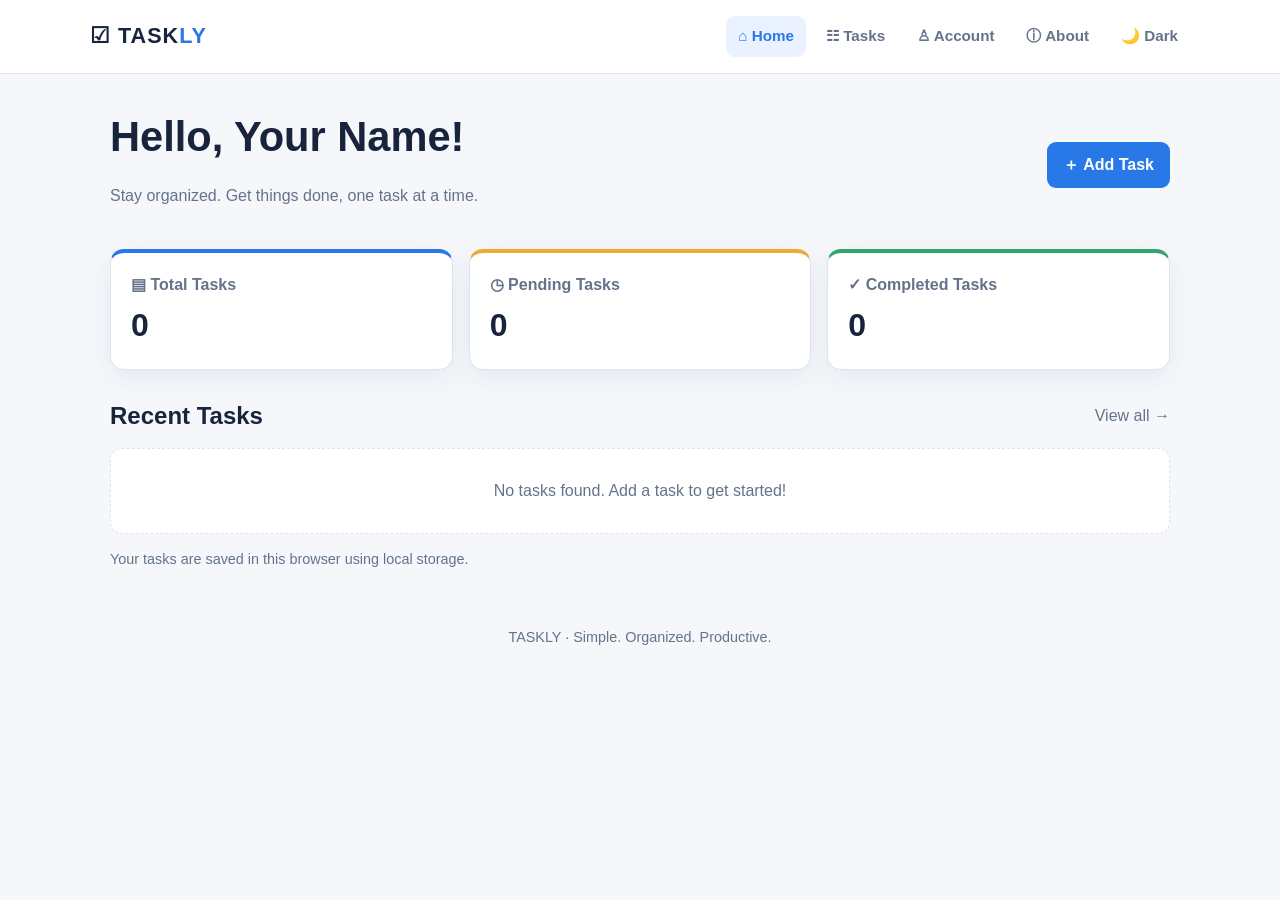
<file: index.html>
<!doctype html>
<html lang="en">

<head>
    <meta charset="utf-8">
    <meta name="viewport" content="width=device-width,initial-scale=1">
    <title>TASKLY | Dashboard</title>
    <link rel="stylesheet" href="style.css">
    <script defer src="script.js"></script>
</head>

<body>
    <header class="topbar"><a class="brand" href="index.html">☑ TASK<span>LY</span></a>
        <nav><a class="active" href="index.html">⌂ Home</a><a href="tasks.html">☷ Tasks</a><a href="account.html">♙
                Account</a><a href="about.html">ⓘ About</a><button class="theme-btn" aria-label="Toggle theme">🌙
                Dark</button></nav>
    </header>
    <main class="container">
        <section class="welcome">
            <div>
                <h1>Hello, <span data-user-name></span>!</h1>
                <p class="muted">Stay organized. Get things done, one task at a time.</p>
            </div><a class="btn" id="dashboard-add" href="add-task.html">＋ Add Task</a>
        </section>
        <section class="stats">
            <div class="stat">
                <div class="label">▤ Total Tasks</div>
                <div class="number" data-count="total">0</div>
            </div>
            <div class="stat">
                <div class="label">◷ Pending Tasks</div>
                <div class="number" data-count="pending">0</div>
            </div>
            <div class="stat">
                <div class="label">✓ Completed Tasks</div>
                <div class="number" data-count="completed">0</div>
            </div>
        </section>
        <div class="section-head">
            <h2>Recent Tasks</h2><a href="tasks.html" class="muted">View all →</a>
        </div>
        <div id="recent-list" class="task-list"></div>
        <p class="muted small">Your tasks are saved in this browser using local storage.</p>
    </main>
    <footer class="footer">TASKLY · Simple. Organized. Productive.</footer>
</body>

</html>
</file>
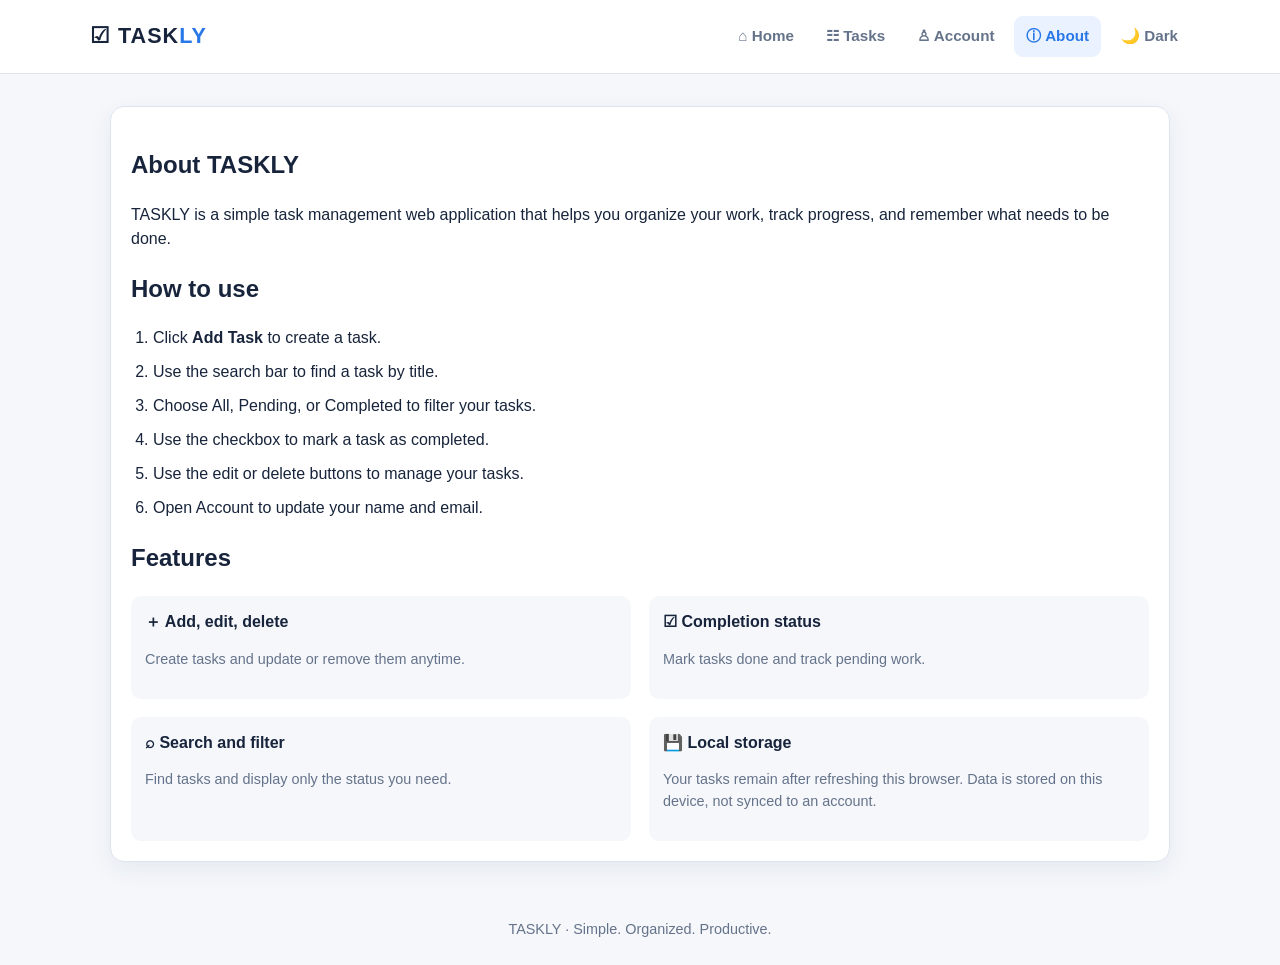
<file: about.html>
<!doctype html>
<html lang="en">

<head>
    <meta charset="utf-8">
    <meta name="viewport" content="width=device-width,initial-scale=1">
    <title>TASKLY | About</title>
    <link rel="stylesheet" href="style.css">
    <script defer src="script.js"></script>
</head>

<body>
    <header class="topbar"><a class="brand" href="index.html">☑ TASK<span>LY</span></a>
        <nav><a href="index.html">⌂ Home</a><a href="tasks.html">☷ Tasks</a><a href="account.html">♙ Account</a><a
                class="active" href="about.html">ⓘ About</a><button class="theme-btn" aria-label="Toggle theme">🌙
                Dark</button></nav>
    </header>
    <main class="container">
        <section class="panel">
            <h1>About TASKLY</h1>
            <p>TASKLY is a simple task management web application that helps you organize your work, track progress, and
                remember what needs to be done.</p>
            <h2>How to use</h2>
            <ol class="steps">
                <li>Click <strong>Add Task</strong> to create a task.</li>
                <li>Use the search bar to find a task by title.</li>
                <li>Choose All, Pending, or Completed to filter your tasks.</li>
                <li>Use the checkbox to mark a task as completed.</li>
                <li>Use the edit or delete buttons to manage your tasks.</li>
                <li>Open Account to update your name and email.</li>
            </ol>
            <h2>Features</h2>
            <div class="two-col">
                <div class="info-item"><strong>＋ Add, edit, delete</strong>
                    <p class="muted small">Create tasks and update or remove them anytime.</p>
                </div>
                <div class="info-item"><strong>☑ Completion status</strong>
                    <p class="muted small">Mark tasks done and track pending work.</p>
                </div>
                <div class="info-item"><strong>⌕ Search and filter</strong>
                    <p class="muted small">Find tasks and display only the status you need.</p>
                </div>
                <div class="info-item"><strong>💾 Local storage</strong>
                    <p class="muted small">Your tasks remain after refreshing this browser. Data is stored on this
                        device, not synced to an account.</p>
                </div>
            </div>
        </section>
    </main>
    <footer class="footer">TASKLY · Simple. Organized. Productive.</footer>
</body>

</html>
</file>
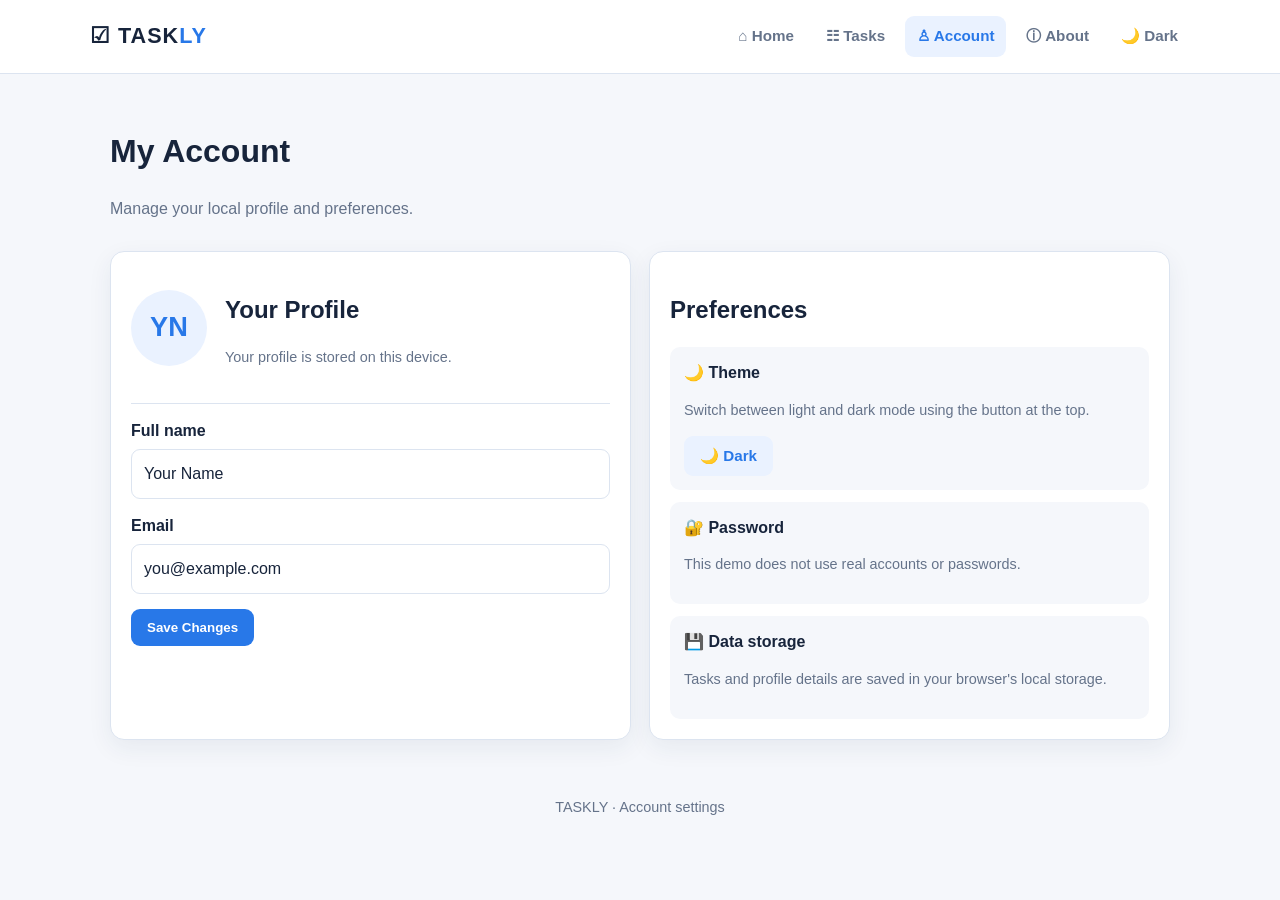
<file: account.html>
<!doctype html>
<html lang="en">

<head>
    <meta charset="utf-8">
    <meta name="viewport" content="width=device-width,initial-scale=1">
    <title>TASKLY | Account</title>
    <link rel="stylesheet" href="style.css">
    <script defer src="script.js"></script>
</head>

<body>
    <header class="topbar"><a class="brand" href="index.html">☑ TASK<span>LY</span></a>
        <nav><a href="index.html">⌂ Home</a><a href="tasks.html">☷ Tasks</a><a class="active" href="account.html">♙
                Account</a><a href="about.html">ⓘ About</a><button class="theme-btn" aria-label="Toggle theme">🌙
                Dark</button></nav>
    </header>
    <main class="container">
        <div class="section-head">
            <div>
                <h1>My Account</h1>
                <p class="muted">Manage your local profile and preferences.</p>
            </div>
        </div>
        <div class="two-col">
            <section class="panel">
                <div class="profile-top">
                    <div class="avatar" id="profile-initials">YN</div>
                    <div>
                        <h2 id="account-name">Profile</h2>
                        <p class="muted small">Your profile is stored on this device.</p>
                    </div>
                </div>
                <form id="profile-form">
                    <div class="field"><label for="profile-name">Full name</label><input id="profile-name" required
                            maxlength="80"></div>
                    <div class="field"><label for="profile-email">Email</label><input id="profile-email" type="email"
                            required maxlength="120"></div><button class="btn" type="submit">Save Changes</button>
                    <div id="toast" class="toast" role="status"></div>
                </form>
            </section>
            <section class="panel">
                <h2>Preferences</h2>
                <div class="info-list">
                    <div class="info-item"><strong>🌙 Theme</strong>
                        <p class="muted small">Switch between light and dark mode using the button at the top.</p>
                        <button class="btn secondary theme-btn" type="button">🌙 Dark</button>
                    </div>
                    <div class="info-item"><strong>🔐 Password</strong>
                        <p class="muted small">This demo does not use real accounts or passwords.</p>
                    </div>
                    <div class="info-item"><strong>💾 Data storage</strong>
                        <p class="muted small">Tasks and profile details are saved in your browser's local storage.</p>
                    </div>
                </div>
            </section>
        </div>
    </main>
    <footer class="footer">TASKLY · Account settings</footer>
    <script>document.addEventListener('DOMContentLoaded', () => { const p = JSON.parse(localStorage.getItem('taskly_profile_v1') || '{}'); const h = document.getElementById('account-name'); if (h) h.textContent = p.name || 'Your Profile'; document.getElementById('profile-form')?.addEventListener('submit', () => { setTimeout(() => { const p = JSON.parse(localStorage.getItem('taskly_profile_v1') || '{}'); document.getElementById('account-name').textContent = p.name || 'Your Profile' }, 0) }) })</script>
</body>

</html>
</file>
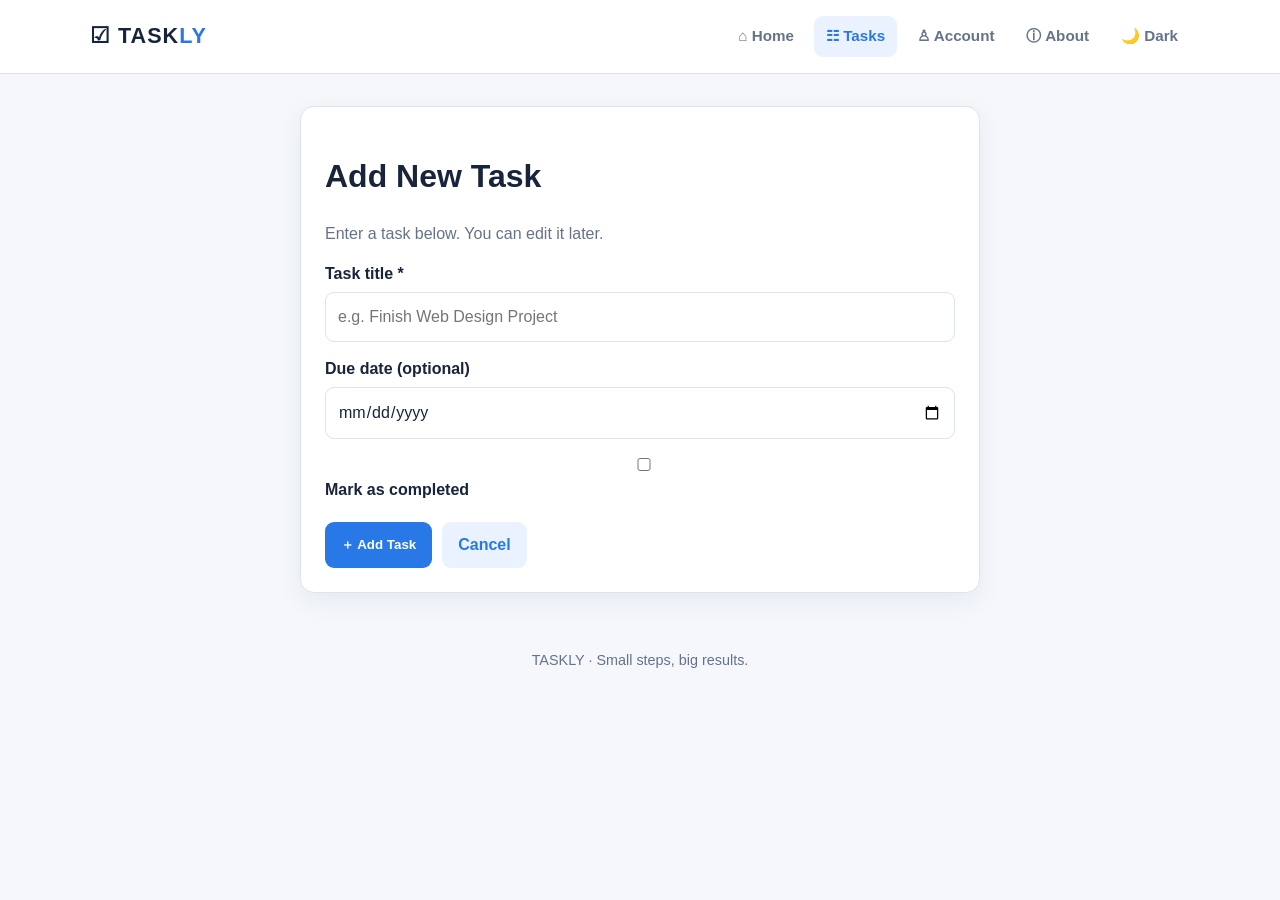
<file: add-task.html>
<!doctype html>
<html lang="en">

<head>
    <meta charset="utf-8">
    <meta name="viewport" content="width=device-width,initial-scale=1">
    <title>TASKLY | Add Task</title>
    <link rel="stylesheet" href="style.css">
    <script defer src="script.js"></script>
</head>

<body>
    <header class="topbar"><a class="brand" href="index.html">☑ TASK<span>LY</span></a>
        <nav><a href="index.html">⌂ Home</a><a class="active" href="tasks.html">☷ Tasks</a><a href="account.html">♙
                Account</a><a href="about.html">ⓘ About</a><button class="theme-btn" aria-label="Toggle theme">🌙
                Dark</button></nav>
    </header>
    <main class="container">
        <form id="task-form" class="form-card">
            <h1 id="form-heading">Add New Task</h1>
            <p class="muted">Enter a task below. You can edit it later.</p>
            <div class="field"><label for="task-title">Task title *</label><input id="task-title" name="title" required
                    maxlength="120" placeholder="e.g. Finish Web Design Project"></div>
            <div class="field"><label for="task-due">Due date (optional)</label><input id="task-due" name="due"
                    type="date"></div>
            <div class="field"><label><input id="task-completed" type="checkbox"> Mark as completed</label></div>
            <div class="form-actions"><button class="btn" id="save-task" type="submit">＋ Add Task</button><a
                    class="btn secondary" href="tasks.html">Cancel</a></div>
        </form>
    </main>
    <footer class="footer">TASKLY · Small steps, big results.</footer>
</body>

</html>
</file>
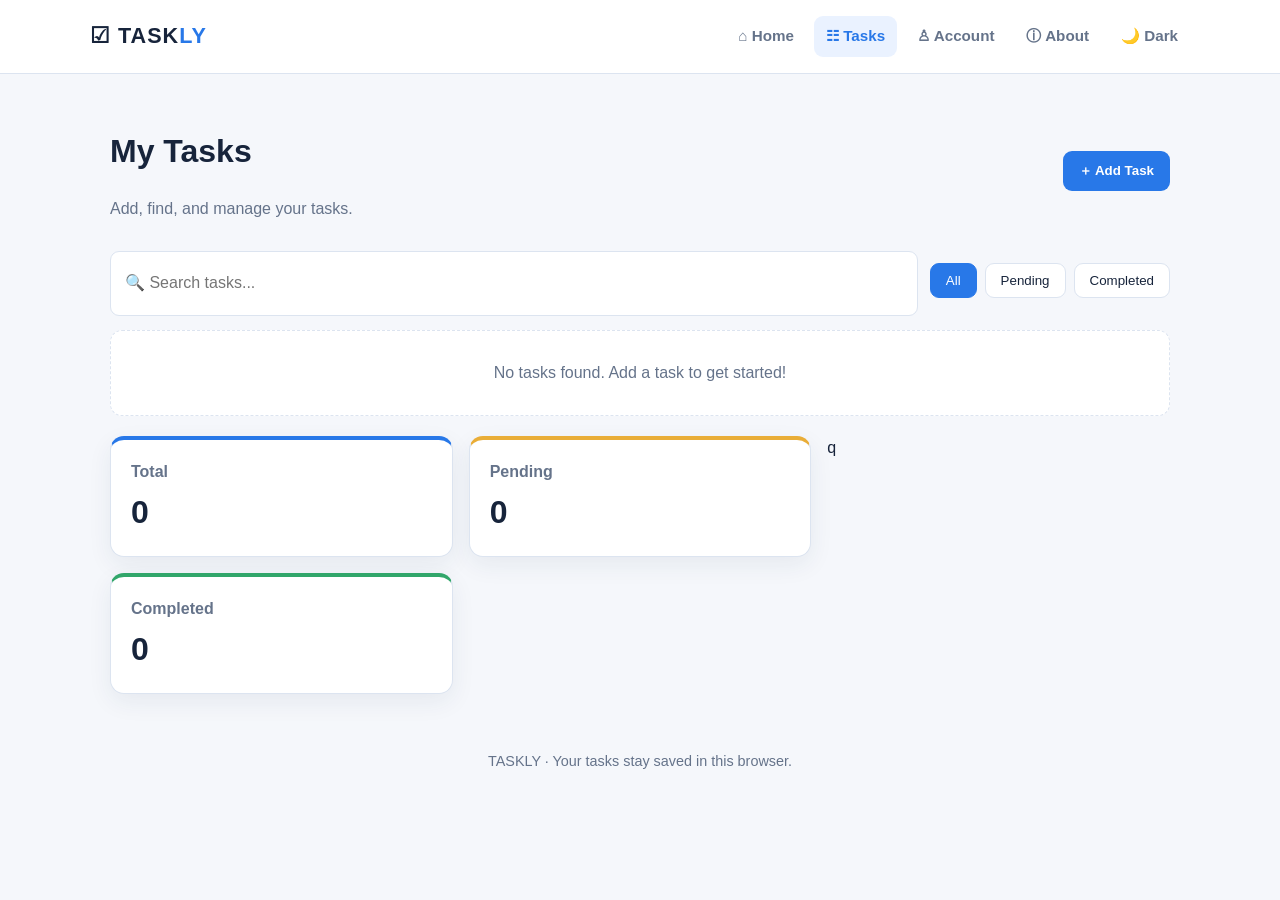
<file: tasks.html>
<!doctype html>
<html lang="en">

<head>
    <meta charset="utf-8">
    <meta name="viewport" content="width=device-width,initial-scale=1">
    <title>TASKLY | Tasks</title>
    <link rel="stylesheet" href="style.css">
    <script defer src="script.js"></script>
</head>

<body>
    <header class="topbar"><a class="brand" href="index.html">☑ TASK<span>LY</span></a>
        <nav><a href="index.html">⌂ Home</a><a class="active" href="tasks.html">☷ Tasks</a><a href="account.html">♙
                Account</a><a href="about.html">ⓘ About</a><button class="theme-btn" aria-label="Toggle theme">🌙
                Dark</button></nav>
    </header>
    <main class="container">
        <div class="section-head">
            <div>
                <h1>My Tasks</h1>
                <p class="muted">Add, find, and manage your tasks.</p>
            </div><button class="btn" id="add-task-btn">＋ Add Task</button>
        </div>
        <div class="task-tools"><input id="task-search" class="search" type="search" placeholder="🔍 Search tasks..."
                aria-label="Search tasks">
            <div class="filters"><button class="filter-btn active" data-filter="all">All</button><button
                    class="filter-btn" data-filter="pending">Pending</button><button class="filter-btn"
                    data-filter="completed">Completed</button></div>
        </div>
        <div id="task-list" class="task-list"></div>
        <section class="stats">
            <div class="stat">
                <div class="label">Total</div>
                <div class="number" data-count="total">0</div>
            </div>
            <div class="stat">
                <div class="label">Pending</div>
                <div class="number" data-count="pending">0</div>
            </div>q
            <div class="stat">
                <div class="label">Completed</div>
                <div class="number" data-count="completed">0</div>
            </div>
        </section>
    </main>
    <footer class="footer">TASKLY · Your tasks stay saved in this browser.</footer>
</body>

</html>
</file>
<file: style.css>
:root {
  --bg: #f5f7fb;
  --panel: #fff;
  --text: #17243b;
  --muted: #65738a;
  --line: #dce4f0;
  --blue: #2878e8;
  --blue2: #eaf2ff;
  --green: #dff7e9;
  --yellow: #fff1cc;
  --shadow: 0 8px 24px rgba(30, 55, 90, .07)
}

* {
  box-sizing: border-box
}

body {
  margin: 0;
  font-family: Arial, Helvetica, sans-serif;
  background: var(--bg);
  color: var(--text);
  line-height: 1.5
}

body.dark {
  --bg: #111827;
  --panel: #1f2937;
  --text: #f3f4f6;
  --muted: #aab6c8;
  --line: #374151;
  --blue: #60a5fa;
  --blue2: #233955;
  --green: #164b35;
  --yellow: #59451b;
  --shadow: 0 8px 24px rgba(0, 0, 0, .2)
}

a {
  color: inherit;
  text-decoration: none
}

.topbar {
  background: var(--panel);
  border-bottom: 1px solid var(--line);
  display: flex;
  align-items: center;
  justify-content: space-between;
  padding: 16px max(20px, calc((100% - 1100px)/2));
  gap: 20px;
  position: sticky;
  top: 0;
  z-index: 2
}

.brand {
  font-size: 1.35rem;
  font-weight: 800;
  letter-spacing: 1px
}

.brand span {
  color: var(--blue)
}

nav {
  display: flex;
  gap: 8px;
  align-items: center;
  flex-wrap: wrap
}

nav a,
.theme-btn {
  padding: 9px 12px;
  border-radius: 9px;
  color: var(--muted);
  font-weight: 600;
  border: 0;
  background: transparent;
  cursor: pointer;
  font-size: .95rem
}

nav a.active,
nav a:hover,
.theme-btn:hover {
  background: var(--blue2);
  color: var(--blue)
}

.container {
  max-width: 1100px;
  margin: 32px auto;
  padding: 0 20px
}

.welcome {
  display: flex;
  align-items: center;
  justify-content: space-between;
  gap: 20px;
  margin-bottom: 25px
}

.welcome h1 {
  font-size: clamp(1.8rem, 4vw, 2.6rem);
  margin: 0 0 5px
}

.muted {
  color: var(--muted)
}

.btn {
  display: inline-flex;
  align-items: center;
  justify-content: center;
  gap: 8px;
  background: var(--blue);
  color: white;
  border: 0;
  padding: 11px 16px;
  border-radius: 9px;
  font-weight: 700;
  cursor: pointer
}

.btn:hover {
  filter: brightness(.95)
}

.btn.secondary {
  background: var(--blue2);
  color: var(--blue)
}

.btn.danger {
  background: #dc4c4c
}

.stats {
  display: grid;
  grid-template-columns: repeat(3, 1fr);
  gap: 16px;
  margin: 20px 0 28px
}

.stat,
.panel,
.task-row,
.form-card {
  background: var(--panel);
  border: 1px solid var(--line);
  border-radius: 14px;
  box-shadow: var(--shadow)
}

.stat {
  padding: 20px
}

.stat .label {
  color: var(--muted);
  font-weight: 600
}

.stat .number {
  font-size: 2rem;
  font-weight: 800;
  margin-top: 4px
}

.stat:nth-child(1) {
  border-top: 4px solid var(--blue)
}

.stat:nth-child(2) {
  border-top: 4px solid #e9ad37
}

.stat:nth-child(3) {
  border-top: 4px solid #31a66a
}

.section-head {
  display: flex;
  align-items: center;
  justify-content: space-between;
  gap: 12px;
  margin: 24px 0 14px
}

.section-head h2 {
  margin: 0
}

.panel {
  padding: 20px
}

.task-tools {
  display: grid;
  grid-template-columns: 1fr auto;
  gap: 12px;
  margin-bottom: 14px
}

.search {
  width: 100%;
  padding: 12px 14px;
  border: 1px solid var(--line);
  background: var(--panel);
  color: var(--text);
  border-radius: 9px;
  font-size: 1rem
}

.filters {
  display: flex;
  gap: 8px;
  flex-wrap: wrap;
  margin: 12px 0 18px
}

.filter-btn {
  padding: 9px 15px;
  border: 1px solid var(--line);
  background: var(--panel);
  color: var(--text);
  border-radius: 9px;
  cursor: pointer
}

.filter-btn.active {
  background: var(--blue);
  color: #fff;
  border-color: var(--blue)
}

.task-list {
  display: grid;
  gap: 10px
}

.task-row {
  display: flex;
  align-items: center;
  gap: 12px;
  padding: 14px
}

.task-row input[type=checkbox] {
  width: 19px;
  height: 19px;
  accent-color: var(--blue);
  flex-shrink: 0
}

.task-main {
  flex: 1;
  min-width: 0
}

.task-title {
  font-weight: 700;
  overflow-wrap: anywhere
}

.task-title.done {
  text-decoration: line-through;
  color: var(--muted)
}

.task-date {
  font-size: .82rem;
  color: var(--muted)
}

.status {
  font-size: .8rem;
  border-radius: 20px;
  padding: 5px 9px;
  background: var(--yellow);
  white-space: nowrap
}

.status.done {
  background: var(--green)
}

.task-actions {
  display: flex;
  gap: 6px
}

.icon-btn {
  border: 1px solid var(--line);
  background: var(--panel);
  color: var(--text);
  padding: 7px 9px;
  border-radius: 8px;
  cursor: pointer
}

.empty {
  padding: 30px;
  text-align: center;
  color: var(--muted);
  background: var(--panel);
  border: 1px dashed var(--line);
  border-radius: 12px
}

.form-card {
  max-width: 680px;
  margin: 0 auto;
  padding: 24px
}

.form-card h2 {
  margin-top: 0
}

.field {
  display: grid;
  gap: 6px;
  margin: 15px 0
}

.field label {
  font-weight: 700
}

.field input,
.field textarea,
.field select {
  width: 100%;
  padding: 12px;
  border: 1px solid var(--line);
  border-radius: 9px;
  background: var(--panel);
  color: var(--text);
  font: inherit
}

.field textarea {
  min-height: 110px;
  resize: vertical
}

.form-actions {
  display: flex;
  gap: 10px;
  flex-wrap: wrap;
  margin-top: 20px
}

.profile-top {
  display: flex;
  align-items: center;
  gap: 18px;
  padding-bottom: 20px;
  border-bottom: 1px solid var(--line)
}

.avatar {
  height: 76px;
  width: 76px;
  border-radius: 50%;
  display: grid;
  place-items: center;
  background: var(--blue2);
  color: var(--blue);
  font-size: 1.7rem;
  font-weight: 800
}

.two-col {
  display: grid;
  grid-template-columns: 1fr 1fr;
  gap: 18px
}

.info-list {
  display: grid;
  gap: 12px
}

.info-item {
  padding: 14px;
  background: var(--bg);
  border-radius: 10px
}

.steps {
  padding-left: 22px
}

.steps li {
  margin: 10px 0
}

.footer {
  text-align: center;
  color: var(--muted);
  font-size: .9rem;
  padding: 25px
}

.small {
  font-size: .9rem
}

.toast {
  margin: 12px 0;
  padding: 11px 14px;
  border-radius: 9px;
  background: var(--green);
  display: none
}

.toast.show {
  display: block
}

@media(max-width:700px) {
  .topbar {
    align-items: flex-start;
    flex-direction: column;
    gap: 10px;
    padding: 14px 18px
  }

  nav {
    width: 100%;
    gap: 3px
  }

  nav a,
  .theme-btn {
    padding: 8px
  }

  .container {
    margin: 22px auto;
    padding: 0 14px
  }

  .welcome {
    align-items: flex-start;
    flex-direction: column
  }

  .stats {
    gap: 9px
  }

  .stat {
    padding: 13px
  }

  .stat .number {
    font-size: 1.5rem
  }

  .task-tools {
    grid-template-columns: 1fr
  }

  .task-row {
    flex-wrap: wrap
  }

  .task-actions {
    margin-left: auto
  }

  .status {
    margin-left: auto
  }

  .two-col {
    grid-template-columns: 1fr
  }

  .panel,
  .form-card {
    padding: 16px
  }
}


/* Smooth interface animations */
@keyframes tasklyFadeUp {
  from {
    opacity: 0;
    transform: translateY(8px);
  }

  to {
    opacity: 1;
    transform: translateY(0);
  }
}

main>*,
.panel,
.stat,
.task-card,
.form-card {
  animation: tasklyFadeUp 0.35s ease both;
}

button,
.btn,
nav a,
.stat,
.task-card {
  transition: transform 0.18s ease, box-shadow 0.18s ease, background-color 0.18s ease;
}

button:hover,
.btn:hover {
  transform: translateY(-1px);
}

@media (prefers-reduced-motion: reduce) {

  *,
  *::before,
  *::after {
    animation-duration: 0.01ms !important;
    transition-duration: 0.01ms !important;
    scroll-behavior: auto !important;
  }
}

/* Smooth page transition */
@keyframes pageFadeIn {
    from {
        opacity: 0;
        transform: translateY(8px);
    }

    to {
        opacity: 1;
        transform: translateY(0);
    }
}

body {
    animation: pageFadeIn 0.45s ease-out;
}

/* Smooth hover transitions */
a,
button,
.btn,
.panel,
.stat {
    transition:
        color 0.25s ease,
        background-color 0.25s ease,
        border-color 0.25s ease,
        box-shadow 0.25s ease,
        transform 0.25s ease;
}

/* Respect reduced-motion preferences */
@media (prefers-reduced-motion: reduce) {
    body {
        animation: none;
    }

    a,
    button,
    .btn,
    .panel,
    .stat {
        transition: none;
    }
}
</file>
